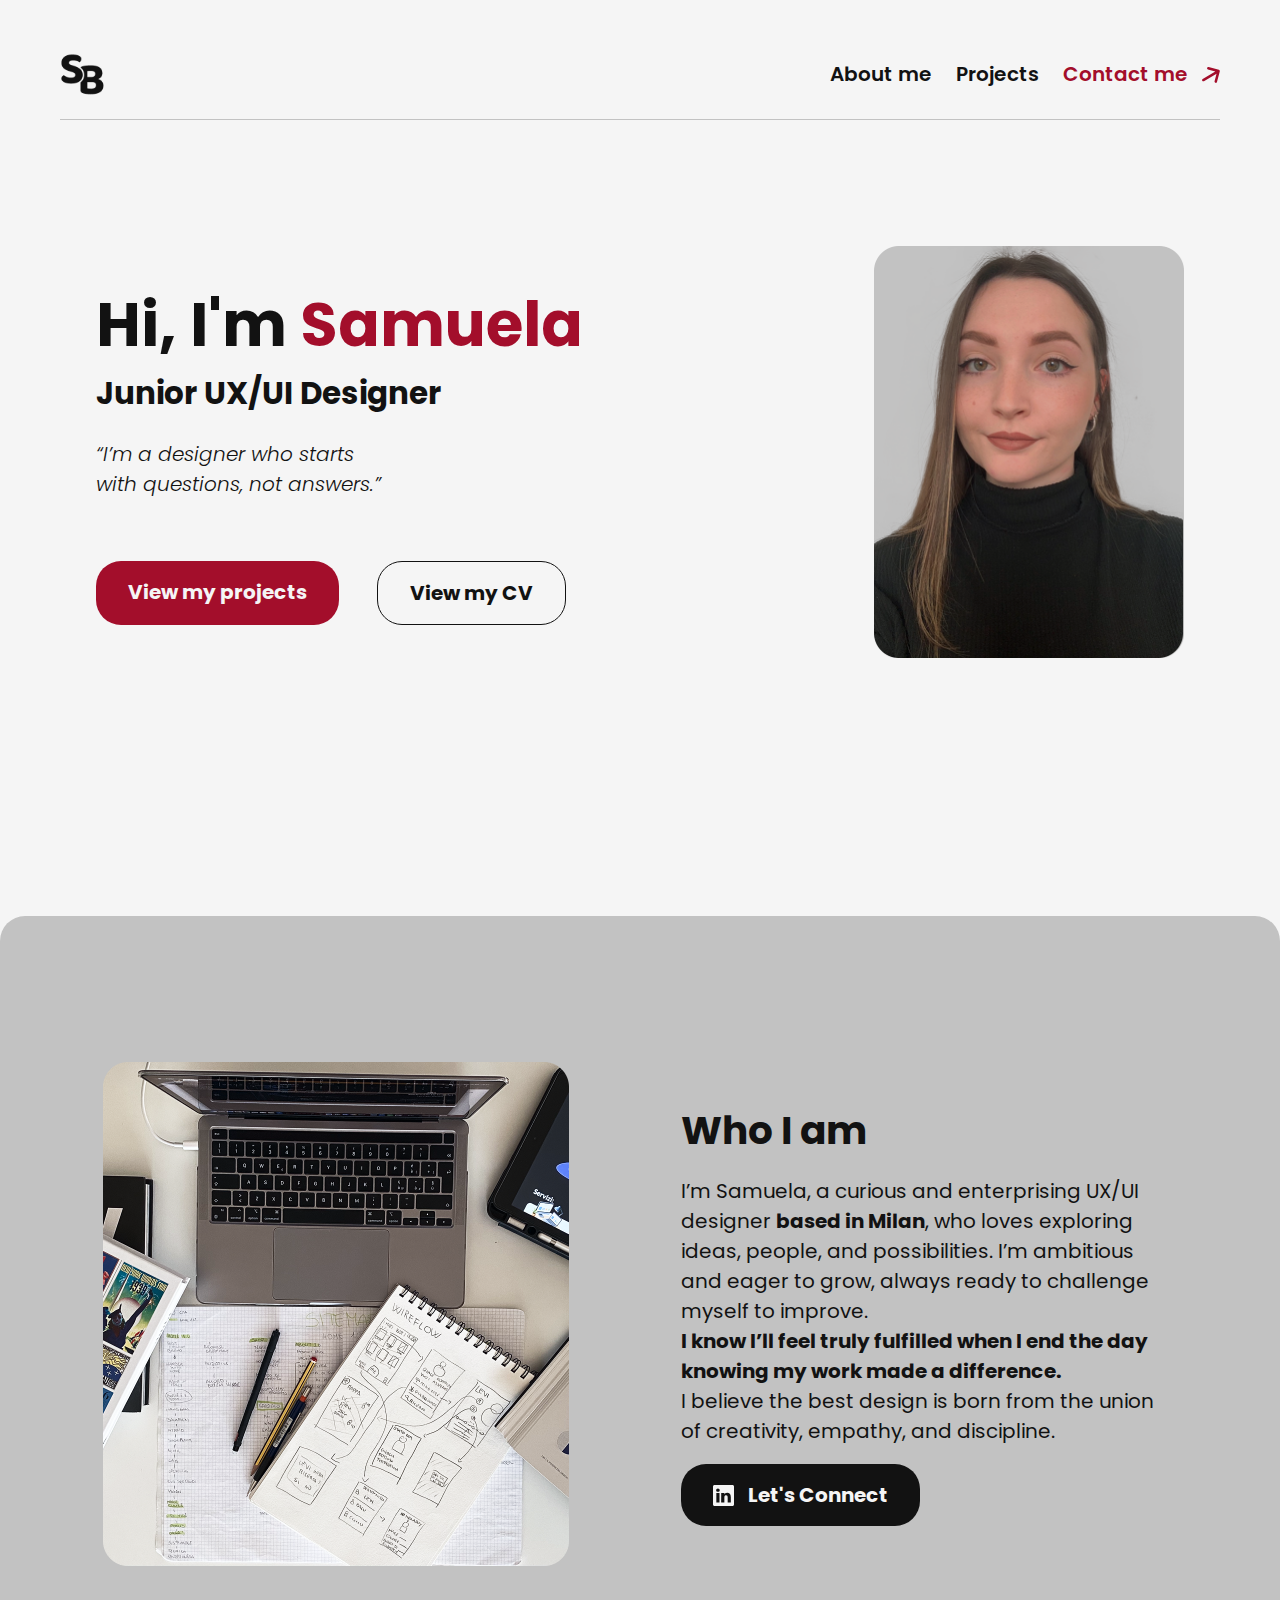
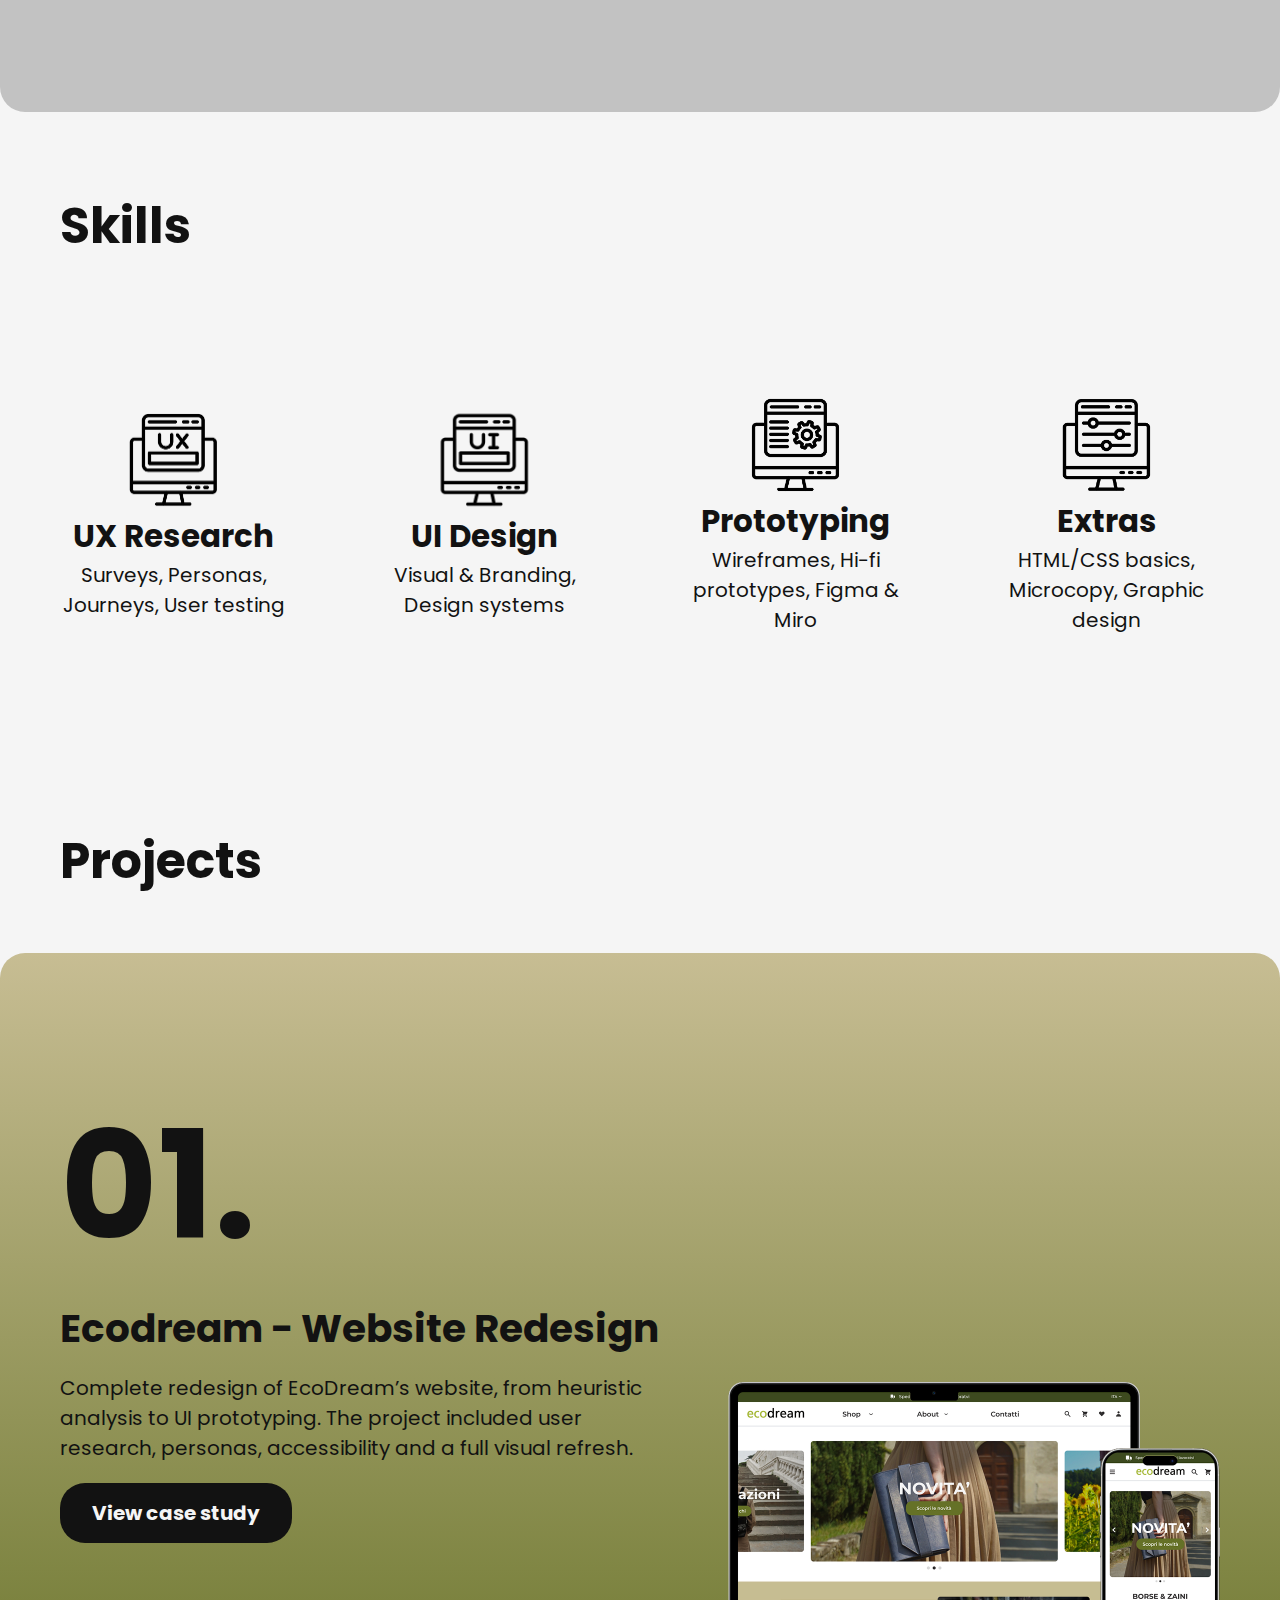
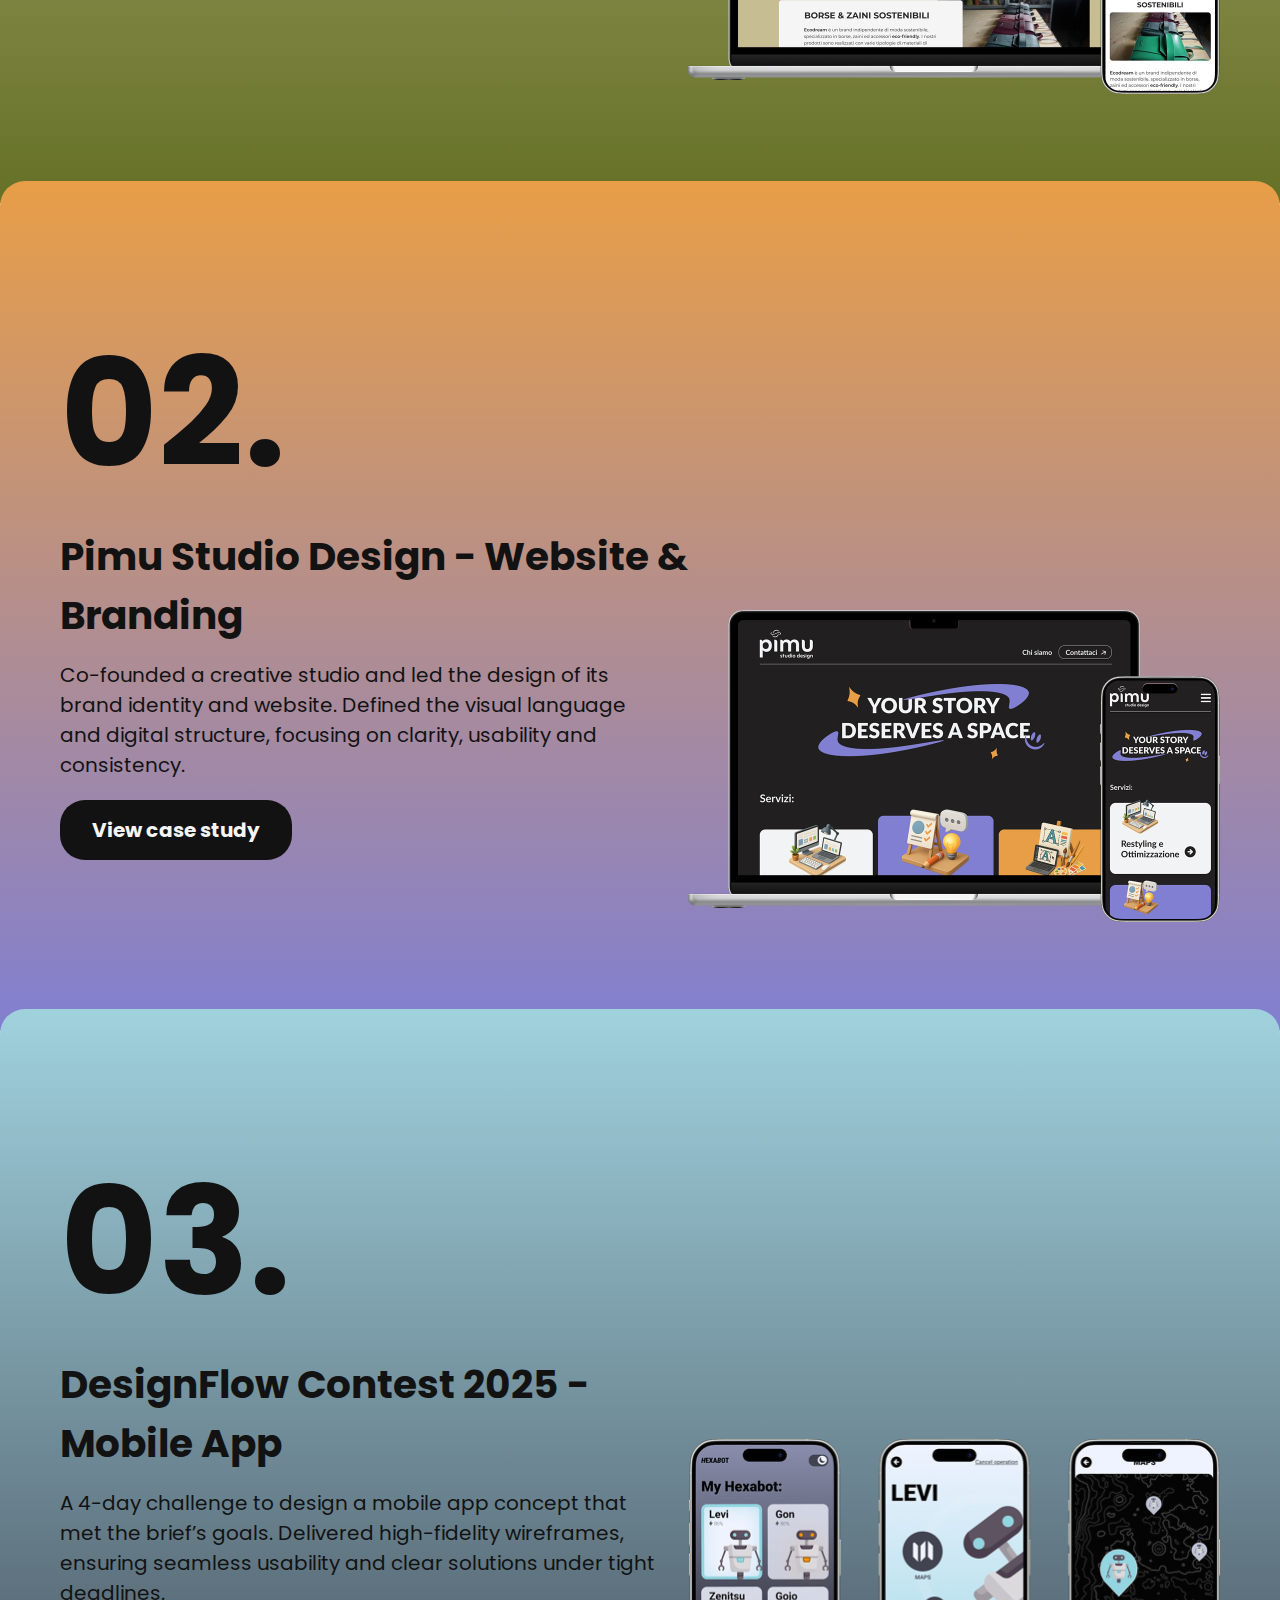
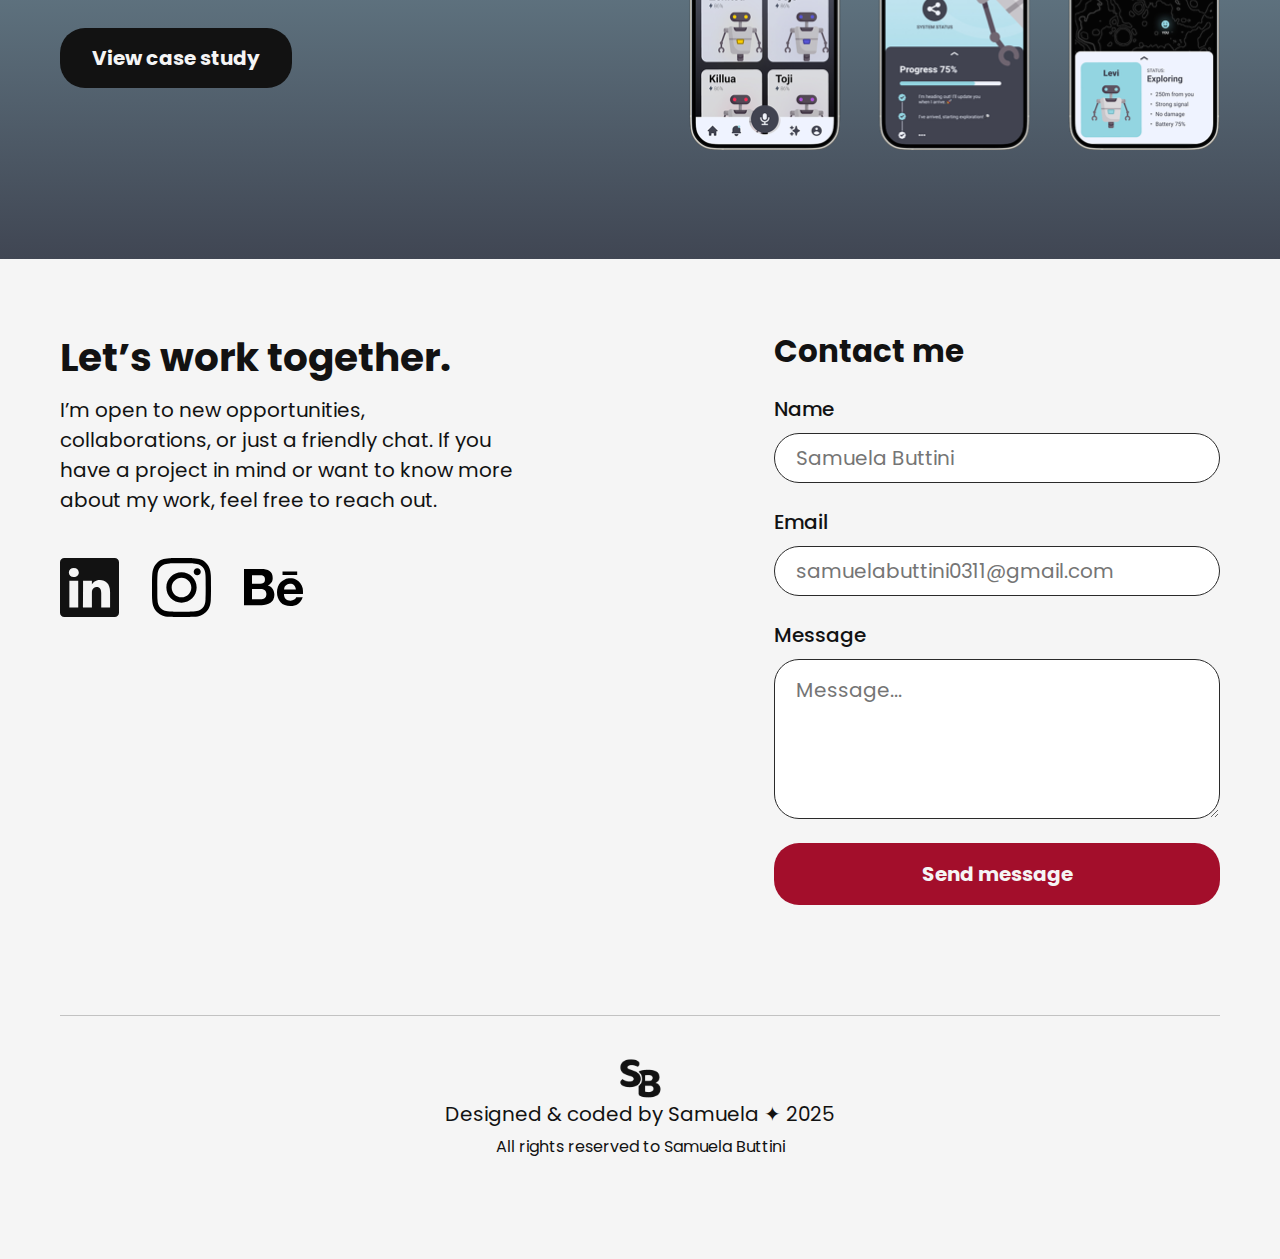
<file: index.html>
<!DOCTYPE html>
<html lang="en">
  <head>
    <!--Base-->
    <meta charset="UTF-8" />
    <meta name="viewport" content="width=device-width, initial-scale=1.0" />
    <meta http-equiv="X-UA-Compatible" content="ie=edge" />

    <!--Article-->
    <title>Samuela Buttini</title>
    <meta property="og:title" content="Samuela Portfolio" />
    <meta property="og:description" content="Junior UX/UI Designer" />

    <meta name="robots" content="noindex" />
    <meta name="robots" content="nofollow" />
    <link rel="icon" type="image/png" href="./assets/header/logo.svg" />

    <!-- Font -->
    <link
      href="https://fonts.googleapis.com/css2?family=Poppins:ital,wght@0,100;0,200;0,300;0,400;0,500;0,600;0,700;0,800;0,900;1,100;1,200;1,300;1,400;1,500;1,600;1,700;1,800;1,900&display=swap"
      rel="stylesheet"
    />

    <!-- CSS -->
    <link rel="stylesheet" href="./style.css" />
  </head>
  <body>
    <!-- INIZIO HEADER -->
    <div class="header-container">
      <header class="flex-nav">
        <img src="./assets/header/logo.svg" alt="Samuela Buttini logo" />

        <!-- Checkbox-->
        <input
          type="checkbox"
          id="nav-toggle"
          class="visually-hidden"
          aria-label="Open menu"
        />

        <!-- Label che controlla il checkbox (icona hamburger) -->
        <label class="burger" for="nav-toggle" aria-hidden="true">
          <span></span>
          <span></span>
          <span></span>
        </label>

        <!-- Menu -->
        <ul class="nav-links">
          <li><a href="#aboutme">About me</a></li>
          <li><a href="#projects">Projects</a></li>
          <li>
            <a href="#contact" class="nav-red"
              >Contact me
              <img alt="" aria-hidden="true" src="./assets/header/Vector.svg"
            /></a>
          </li>
        </ul>
      </header>
    </div>
    <!-- FINE HEADER -->

    <!-- INIZIO MAIN -->
    <main>
      <!-- Inizio sezione hero -->
      <section class="flex-section hero-section">
        <div>
          <h1>Hi, I'm <span>Samuela</span></h1>
          <h4>Junior UX/UI Designer</h4>
          <p>“I’m a designer who starts with questions, not answers.”</p>
          <div class="hero-section-btn">
            <a href="#projects" class="btn-red btn">View my projects</a>
            <a href="./cv.html" class="btn-white btn">View my CV</a>
          </div>
        </div>
        <img
          src="./assets/main/foto-profilo.png"
          alt="Portrait of Samuela Buttini"
          class="img-profilo"
        />
      </section>
      <!-- Fine sezione hero -->

      <!-- Inizio sezione chi sono -->
      <section class="flex-section chisono-section" id="aboutme">
        <img
          src="./assets/main/scrivania.png"
          alt="Illustration of Samuela's workspace"
          class="img-scrivania"
        />
        <img
          src="./assets/main/scrivania-mobile.png"
          alt="Illustration of Samuela's workspace"
          class="img-scrivania-mobile"
        />
        <div>
          <h3>Who I am</h3>
          <p>
            I’m Samuela, a curious and enterprising UX/UI designer
            <b>based in Milan</b>, who loves exploring ideas, people, and
            possibilities. I’m ambitious and eager to grow, always ready to
            challenge myself to improve. <br />
            <b
              >I know I’ll feel truly fulfilled when I end the day knowing my
              work made a difference.</b
            >
            <br />
            I believe the best design is born from the union of creativity,
            empathy, and discipline.
          </p>
          <a
            href="https://www.linkedin.com/in/samuela-buttini-24411a353/"
            class="btn-black btn"
          >
            <img
              src="./assets/main/linkedin.svg"
              alt="LinkedIn profile of Samuela Buttini"
            />Let's Connect</a
          >
        </div>
      </section>
      <!-- Fine sezione chi sono -->

      <!-- Inizio sezione skills -->
      <section class="skills-section">
        <h2>Skills</h2>

        <div class="flex-section">
          <!-- UX Research -->
          <div>
            <img
              src="./assets/skills/UX1.png"
              alt=""
              aria-hidden="true"
              class="img-skills"
            />
            <h4>UX Research</h4>
            <p>Surveys, Personas, Journeys, User testing</p>
          </div>
          <!-- UI Design -->
          <div>
            <img
              src="./assets/skills/UX2.png"
              alt=""
              aria-hidden="true"
              class="img-skills"
            />
            <h4>UI Design</h4>
            <p>Visual & Branding, Design systems</p>
          </div>

          <!-- Prototyping -->
          <div>
            <img
              src="./assets/skills/UX3.png"
              alt=""
              aria-hidden="true"
              class="img-skills"
            />
            <h4>Prototyping</h4>
            <p>Wireframes, Hi-fi prototypes, Figma & Miro</p>
          </div>
          <!-- Extras -->
          <div>
            <img
              src="./assets/skills/UX4.png"
              alt=""
              aria-hidden="true"
              class="img-skills"
            />
            <h4>Extras</h4>
            <p>HTML/CSS basics, Microcopy, Graphic design</p>
          </div>
        </div>
      </section>
      <!-- Fine sezione skills -->

      <!-- Inizio sezione projects -->
      <section class="projects-section" id="projects">
        <h2>Projects</h2>
        <!-- Project 1 -->
        <div class="flex-section project-one">
          <div>
            <h1 class="heading-number">01.</h1>
            <h3>Ecodream - Website Redesign</h3>
            <p>
              Complete redesign of EcoDream’s website, from heuristic analysis
              to UI prototyping. The project included user research, personas,
              accessibility and a full visual refresh.
            </p>
            <a
              href="./assets/pdf/Presentazione-Ecodream.pdf"
              class="btn-black btn"
              >View case study</a
            >
          </div>
          <div>
            <img
              src="./assets/projects/caso1.png"
              alt="Mockup of the redesigned EcoDream website"
            />
          </div>
        </div>

        <!-- Project 2 -->
        <div class="flex-section project-two">
          <div>
            <h1 class="heading-number">02.</h1>
            <h3>Pimu Studio Design - Website & Branding</h3>
            <p>
              Co-founded a creative studio and led the design of its brand
              identity and website. Defined the visual language and digital
              structure, focusing on clarity, usability and consistency.
            </p>
            <a href="./assets/pdf/Presentazione-Pimu.pdf" class="btn-black btn"
              >View case study</a
            >
          </div>
          <div>
            <img
              src="./assets/projects/caso2.png"
              alt="Mockup of the Pimu Studio Design website and branding"
            />
          </div>
        </div>

        <!-- Project 3 -->
        <div class="flex-section project-three">
          <div>
            <h1 class="heading-number">03.</h1>
            <h3>DesignFlow Contest 2025 - Mobile App</h3>
            <p>
              A 4-day challenge to design a mobile app concept that met the
              brief’s goals. Delivered high-fidelity wireframes, ensuring
              seamless usability and clear solutions under tight deadlines.
            </p>
            <a
              href="./assets/pdf/Presentazione-Hexabot.pdf"
              class="btn-black btn"
              >View case study</a
            >
          </div>
          <div>
            <img
              src="./assets/projects/caso3.png"
              alt="Mockup of the DesignFlow mobile app concept"
            />
          </div>
        </div>
      </section>
      <!-- Fine sezione projects -->

      <!-- Inizio sezione contatti -->
      <section class="flex-section contacts-section" id="contact">
        <div>
          <h3>Let’s work together.</h3>
          <p>
            I’m open to new opportunities, collaborations, or just a friendly
            chat. If you have a project in mind or want to know more about my
            work, feel free to reach out.
          </p>
          <div class="social-section">
            <a href="https://www.linkedin.com/in/samuela-buttini-24411a353/"
              ><img
                src="./assets/footer/linkedin.svg"
                alt="LinkedIn profile of Samuela Buttini"
            /></a>
            <a href="https://www.instagram.com/pimu.studiodesign/"
              ><img
                src="./assets/footer/instagram.svg"
                alt="Instagram profile of Pimu Studio Design"
            /></a>
            <a href="https://www.behance.net/samuelabuttini1"
              ><img
                src="./assets/footer/behance.svg"
                alt="Behance portfolio of Samuela Buttini"
            /></a>
          </div>
        </div>

        <div>
          <h4>Contact me</h4>
          <form
            id="contact-form"
            action="mailto:samuela@gmail.com"
            method="post"
            novalidate
          >
            <!-- Name -->
            <div class="form-field">
              <label for="name">Name</label>
              <input
                id="name"
                name="name"
                type="text"
                placeholder="Samuela Buttini"
                autocomplete="name"
                required
              />
            </div>

            <!-- Email -->
            <div class="form-field">
              <label for="email">Email</label>
              <input
                id="email"
                name="email"
                type="email"
                placeholder="samuelabuttini0311@gmail.com"
                autocomplete="email"
                inputmode="email"
                required
              />
            </div>

            <!-- Message -->
            <div class="form-field">
              <label for="message">Message</label>
              <textarea
                id="message"
                name="message"
                placeholder="Message..."
                rows="6"
                minlength="5"
                required
              ></textarea>
            </div>

            <!-- Submit -->
            <button type="submit" class="btn-red btn">Send message</button>
          </form>
        </div>
      </section>
      <!-- Fine sezione contatti -->
    </main>
    <!-- FINE MAIN -->

    <!-- INIZIO FOOTER -->
    <footer>
      <img src="./assets/header/logo.svg" alt="" aria-hidden="true" />
      <h5>Designed & coded by Samuela ✦ 2025</h5>
      <h6>All rights reserved to Samuela Buttini</h6>
    </footer>
    <!-- FINE FOOTER -->

    <!-- INIZIO SCRIPT -->
    <script src="./script.js"></script>
    <!-- FINE SCRIPT -->
  </body>
</html>
</file>
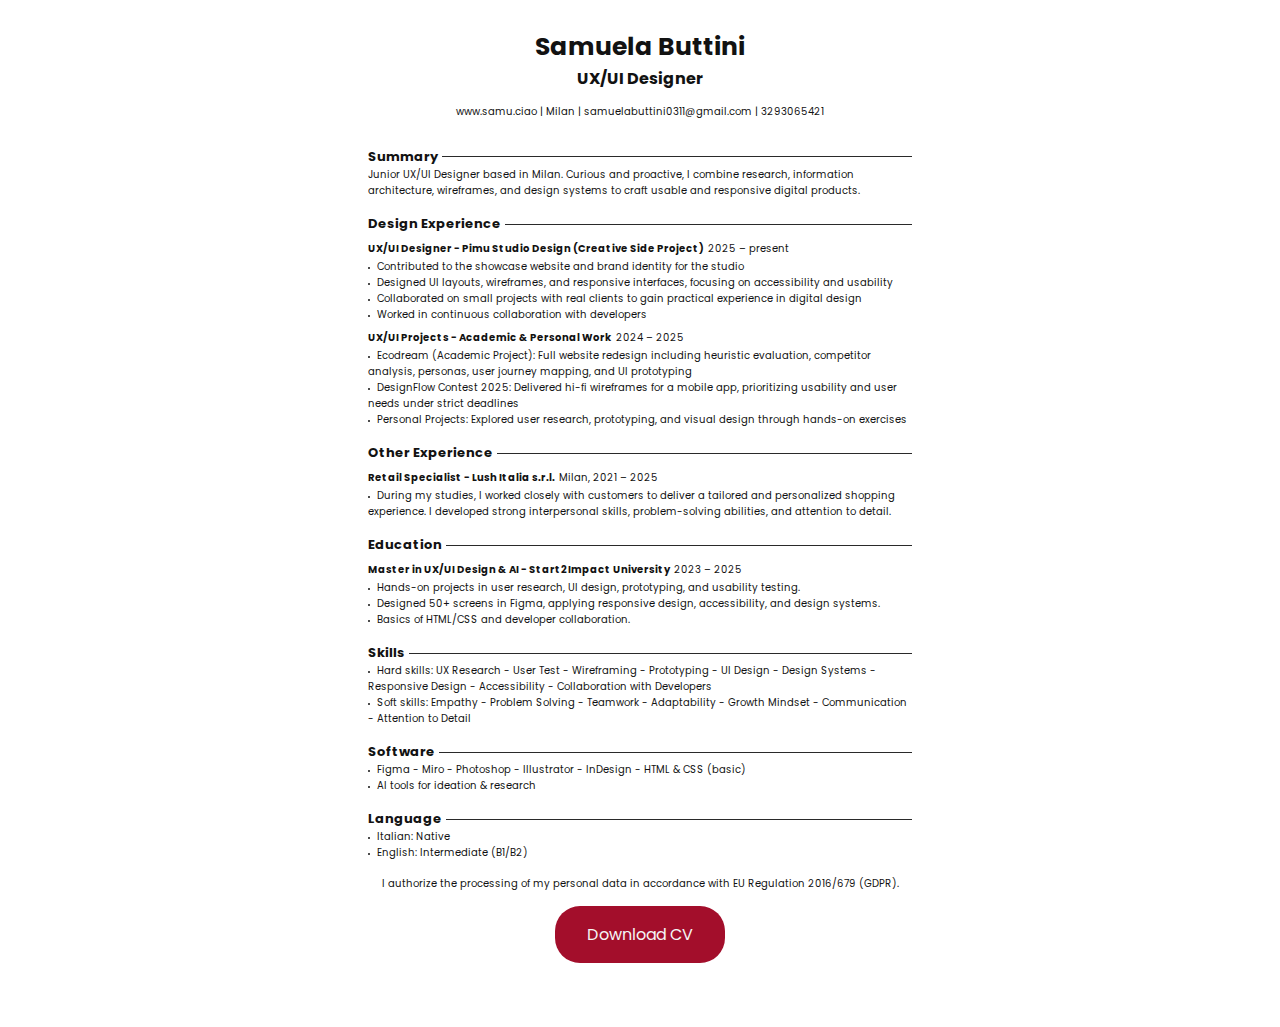
<file: cv.html>
<!DOCTYPE html>
<html lang="en">
  <head>
    <!--Base-->
    <meta charset="UTF-8" />
    <meta name="viewport" content="width=device-width, initial-scale=1.0" />
    <meta http-equiv="X-UA-Compatible" content="ie=edge" />

    <!--Article-->
    <title>Samuela Buttini - CV</title>
    <meta property="og:title" content="Samuela Portfolio" />
    <meta property="og:description" content="Portofolio" />
    <meta name="robots" content="noindex" />
    <meta name="robots" content="nofollow" />
    <link rel="icon" type="image/png" href="./assets/header/logo.svg" />

    <!-- Font -->
    <link
      href="https://fonts.googleapis.com/css2?family=Poppins:ital,wght@0,100;0,200;0,300;0,400;0,500;0,600;0,700;0,800;0,900;1,100;1,200;1,300;1,400;1,500;1,600;1,700;1,800;1,900&display=swap"
      rel="stylesheet"
    />

    <!-- CSS -->

    <style>
      /* INIZIO RESET CSS */

      *,
      *::before,
      *::after {
        box-sizing: border-box;
        margin: 0;
        padding: 0;
      }

      html,
      body {
        width: 100%;
      }

      h1,
      h2,
      h3,
      h4,
      h5,
      h6,
      p {
        margin: 0;
      }

      ul,
      ol {
        margin: 0;
        padding: 0;
      }

      img,
      picture,
      video {
        display: block;
        max-width: 100%;
        height: auto;
      }

      a {
        text-decoration: none;
        color: inherit;
      }

      /* FINE RESET CSS */

      body {
        color: #121212;
        font-family: Poppins;
        display: flex;
        flex-direction: column;
        align-items: center;
        justify-content: center;
      }

      /* INIZIO TYPOGRAPHY  */
      h1 {
        font-size: 1.5625rem;
        font-style: normal;
        font-weight: 700;
        line-height: normal;
        text-align: center;
      }

      h2 {
        font-size: 1rem;
        font-style: normal;
        font-weight: 700;
        line-height: normal;
        text-align: center;
      }

      h3 {
        font-size: 0.8125rem;
        font-style: normal;
        font-weight: 700;
        line-height: normal;
      }

      h4 {
        font-size: 0.625rem;
        font-style: normal;
        font-weight: 700;
        line-height: normal;
        display: inline-block;
      }

      p {
        font-size: 0.625rem;
        font-style: normal;
        font-weight: 400;
        line-height: normal;
      }

      li {
        font-size: 0.625rem;
        font-style: normal;
        font-weight: 400;
        line-height: normal;
      }

      .time {
        font-size: 0.625rem;
        font-style: normal;
        font-weight: 400;
        line-height: normal;
      }

      address {
        font-size: 0.625rem;
        font-style: normal;
        font-weight: 400;
        line-height: normal;
        text-align: center;
      }
      /* FINE TYPOGRAPHY  */

      /* INIZIO LAYOUT */

      .cv {
        padding: 1.75rem 1.62rem 0 1.62rem;
        width: 37.1875rem;
        height: 52.625rem;
      }

      address {
        margin: 0.81rem 0 1.69rem 0;
      }

      section {
        margin-bottom: 0.94rem;
      }

      ul {
        list-style-position: inside;
      }

      section ul li::marker {
        font-size: 0.6em;
      }

      .btn {
        padding: 1rem 2rem;
        color: #f5f5f5;
        border-radius: 1.5625rem;
        background: #a30e2b;
        display: inline-block;
      }

      .btn:hover {
        background: #2a2a2a;
      }

      footer {
        text-align: center;
        margin: 1rem;
        padding: 3rem;
      }

      h3 {
        display: flex;
        align-items: center;
      }

      h3::after {
        content: "";
        flex: 1;
        height: 1px;
        background: #2a2a2a;
        margin-left: 0.25rem;
      }

      /* FINE LAYOUT */

      /* ------INIZIO MEDIA RESPONSIVE MOBILE------ */

      @media (max-width: 1024px) {
        .cv {
          width: 100%;
          height: 100%;
        }
      }
    </style>
  </head>
  <body>
    <!-- Inizio Header -->
    <div class="cv">
      <header>
        <h1>Samuela Buttini</h1>
        <h2>UX/UI Designer</h2>
        <address>
          <a href="https://www.samu.ciao">www.samu.ciao</a> | Milan |
          <a href="mailto:samuelabuttini0311@gmail.com"
            >samuelabuttini0311@gmail.com</a
          >
          |
          <a href="tel:+393293065421">3293065421</a>
        </address>
      </header>

      <!-- Fine Header -->

      <!-- Inizio Main -->
      <main>
        <section>
          <h3>Summary</h3>
          <p>
            Junior UX/UI Designer based in Milan. Curious and proactive, I
            combine research, information architecture, wireframes, and design
            systems to craft usable and responsive digital products.
          </p>
        </section>

        <section>
          <h3>Design Experience</h3>
          <article>
            <h4>UX/UI Designer - Pimu Studio Design (Creative Side Project)</h4>
            <span class="time">2025 – present</span>
            <ul>
              <li>
                Contributed to the showcase website and brand identity for the
                studio
              </li>
              <li>
                Designed UI layouts, wireframes, and responsive interfaces,
                focusing on accessibility and usability
              </li>
              <li>
                Collaborated on small projects with real clients to gain
                practical experience in digital design
              </li>
              <li>Worked in continuous collaboration with developers</li>
            </ul>
          </article>
          <article>
            <h4>UX/UI Projects - Academic & Personal Work</h4>
            <span class="time">2024 – 2025</span>
            <ul>
              <li>
                Ecodream (Academic Project): Full website redesign including
                heuristic evaluation, competitor analysis, personas, user
                journey mapping, and UI prototyping
              </li>
              <li>
                DesignFlow Contest 2025: Delivered hi-fi wireframes for a mobile
                app, prioritizing usability and user needs under strict
                deadlines
              </li>
              <li>
                Personal Projects: Explored user research, prototyping, and
                visual design through hands-on exercises
              </li>
            </ul>
          </article>
        </section>

        <section>
          <h3>Other Experience</h3>
          <h4>Retail Specialist - Lush Italia s.r.l.</h4>
          <span class="time">Milan, 2021 – 2025</span>
          <ul>
            <li>
              During my studies, I worked closely with customers to deliver a
              tailored and personalized shopping experience. I developed strong
              interpersonal skills, problem-solving abilities, and attention to
              detail.
            </li>
          </ul>
        </section>

        <section>
          <h3>Education</h3>
          <h4>Master in UX/UI Design & AI - Start2Impact University</h4>
          <span class="time">2023 – 2025</span>
          <ul>
            <li>
              Hands-on projects in user research, UI design, prototyping, and
              usability testing.
            </li>
            <li>
              Designed 50+ screens in Figma, applying responsive design,
              accessibility, and design systems.
            </li>
            <li>Basics of HTML/CSS and developer collaboration.</li>
          </ul>
        </section>

        <section>
          <h3>Skills</h3>
          <ul>
            <li>
              Hard skills: UX Research - User Test - Wireframing - Prototyping -
              UI Design - Design Systems - Responsive Design - Accessibility -
              Collaboration with Developers
            </li>
            <li>
              Soft skills: Empathy - Problem Solving - Teamwork - Adaptability -
              Growth Mindset - Communication - Attention to Detail
            </li>
          </ul>
        </section>

        <section>
          <h3>Software</h3>
          <ul>
            <li>
              Figma - Miro - Photoshop - Illustrator - InDesign - HTML & CSS
              (basic)
            </li>
            <li>AI tools for ideation & research</li>
          </ul>
        </section>

        <section>
          <h3>Language</h3>
          <ul>
            <li>Italian: Native</li>
            <li>English: Intermediate (B1/B2)</li>
          </ul>
        </section>

        <p style="text-align: center">
          I authorize the processing of my personal data in accordance with EU
          Regulation 2016/679 (GDPR).
        </p>
      </main>
      <!-- Fine Main -->
    </div>

    <!-- Inizio Footer -->
    <footer>
      <a
        href="./cv-eng.pdf"
        download="cv-.pdf"
        role="button"
        aria-label="Scarica il mio curriculum in PDF"
        class="btn"
      >
        Download CV
      </a>
    </footer>
    <!-- Fine Footer -->
  </body>
</html>
</file>
<file: style.css>
/* INIZIO RESET CSS */

*,
*::before,
*::after {
  box-sizing: border-box;
  margin: 0;
  padding: 0;
}

html,
body {
  min-height: 100%;
}

h1,
h2,
h3,
h4,
h5,
h6,
p {
  margin: 0;
}

ul,
ol {
  margin: 0;
  padding: 0;
  list-style: none;
}

img,
picture,
video {
  display: block;
  max-width: 100%;
  height: auto;
}

/* FINE RESET CSS */

/* INIZIO ROOT */

:root {
  --bg-color: #f5f5f5;
  --text-color: #121212;
  --color-section-primary: #a30e2b;
  --color-section-secondary: #2a2a2a;
  --color-background: #c2c2c2;
  --content-width: 1000px;
  --nav-height: 70px;
}

body {
  background-color: var(--bg-color);
  color: var(--text-color);
  font-family: "Poppins", sans-serif;
}

/* FINE ROOT */

/* INIZIO TYPOGRAPHY  */

h1 {
  font-size: 3.8125rem;
  font-style: normal;
  font-weight: 700;
  line-height: normal;
}

h2 {
  font-size: 3.0625rem;
  font-style: normal;
  font-weight: 700;
  line-height: normal;
}

h3 {
  font-size: 2.4375rem;
  font-style: normal;
  font-weight: 700;
  line-height: normal;
}

h4 {
  font-size: 1.9375rem;
  font-style: normal;
  font-weight: 700;
  line-height: normal;
}

h5 {
  font-size: 1.25rem;
  font-style: normal;
  font-weight: 400;
  line-height: normal;
}

h6 {
  font-size: 1rem;
  font-style: normal;
  font-weight: 400;
  line-height: normal;
}

p {
  font-size: 1.25rem;
  font-style: normal;
  font-weight: 400;
  line-height: normal;
}

a {
  font-size: 1.25rem;
  font-style: normal;
  font-weight: 600;
  line-height: normal;
}

b {
  color: #121212;
  font-style: normal;
  font-weight: 700;
  line-height: normal;
}

label {
  font-size: 1.25rem;
  font-style: normal;
  font-weight: 500;
  line-height: normal;
}

input,
textarea::placeholder {
  font-size: 1.25rem;
  font-style: normal;
  font-weight: 400;
  line-height: normal;
}

/* FINE  TYPOGRAPHY  */

/* INIZIO PULSANTI */

.btn {
  border-radius: 1.5625rem;
  padding: 1rem 2rem;
  font-size: 1.25rem;
  font-style: normal;
  font-weight: 700;
  line-height: normal;
  text-align: center;
}

.btn-black {
  background: var(--text-color);
  color: var(--bg-color);
}

.btn-black:hover {
  background: var(--color-section-primary);
}

.btn-red {
  background: var(--color-section-primary);
  color: var(--bg-color);
}

.btn-red:hover {
  background-color: var(--color-section-secondary);
}

.btn-white {
  border: 1px solid #121212;
}

.btn-white:hover {
  background-color: var(--color-section-secondary);
  color: var(--bg-color);
}

a {
  color: inherit;
  text-decoration: none;
}

input,
textarea,
select,
button {
  font-family: inherit;
}

/* FINE PULSANTI */

/* INIZIO HEADER */
header {
  margin: 0 3.75rem 0 3.75rem;
  padding: 3.31rem 0 1.44rem 0;
}

header.flex-nav {
  display: flex;
  justify-content: space-between;
  align-items: center;
  flex-wrap: wrap;
  border-bottom: 1px solid #c2c2c2;
}

ul {
  gap: 3.06rem;
}

.nav-red {
  display: inline-flex;
  align-items: center;
  gap: 0.87rem;
  color: var(--color-section-primary);
}

/* menu desktop */
.nav-links {
  display: flex;
  gap: 1.5rem;
  list-style: none;
  margin: 0;
  padding: 0;
}

/* hamburger (icona) */
.burger {
  position: relative;
  width: 40px;
  height: 30px;
  background: transparent;
  cursor: pointer;
  display: none;
}
.burger span {
  display: block;
  position: absolute;
  height: 4px;
  width: 100%;
  background: #000;
  border-radius: 9px;
  left: 0;
  transform: rotate(0deg);
  transition: 0.25s ease-in-out;
}
.burger span:nth-of-type(1) {
  top: 0;
  transform-origin: left center;
}
.burger span:nth-of-type(2) {
  top: 50%;
  transform: translateY(-50%);
  transform-origin: left center;
}
.burger span:nth-of-type(3) {
  top: 100%;
  transform: translateY(-100%);
  transform-origin: left center;
}

header.flex-nav:has(#nav-toggle:checked) {
  border-bottom-color: transparent;
}

/* --- MOBILE --- */
@media (max-width: 768px) {
  .burger {
    display: block;
  }
  /* menu nascosto */
  .nav-links {
    flex-basis: 100%;
    flex-direction: column;
    text-align: center;
    border-radius: 0 0 1.5625rem 1.5625rem;
    background: rgba(194, 194, 194, 0.3);
    overflow: hidden;
    max-height: 0; /* chiuso */
    opacity: 0;
    transform: translateY(-10px);
    transition: max-height 0.4s ease, opacity 0.3s ease, transform 0.3s ease;
    padding: 0;
    margin-top: 1.44rem;
    pointer-events: none;
  }

  /* quando il checkbox è attivo → menu aperto */
  #nav-toggle:checked ~ .nav-links {
    max-height: 500px; /* valore abbastanza grande per contenere tutti i link */
    opacity: 1;
    transform: translateY(0);
    padding: 1rem 0;
    pointer-events: auto;
  }

  /* animazione icona */
  #nav-toggle:checked + label.burger span:nth-of-type(1) {
    transform: rotate(45deg);
    top: 0;
    left: 5px;
  }
  #nav-toggle:checked + label.burger span:nth-of-type(2) {
    width: 0;
    opacity: 0;
  }
  #nav-toggle:checked + label.burger span:nth-of-type(3) {
    transform: rotate(-45deg);
    top: 28px;
    left: 5px;
  }
}

.visually-hidden {
  position: absolute !important;
  width: 1px;
  height: 1px;
  padding: 0;
  margin: -1px;
  overflow: hidden;
  clip: rect(0, 0, 0, 0);
  white-space: nowrap;
  border: 0;
}

/* FINE HEADER */

/* INIZIO MAIN */

.flex-section {
  display: flex;
  justify-content: center;
  align-items: center;
}

/* Inizio sezione hero */

.hero-section {
  gap: 18.19rem;
  margin: 7.88rem 3.75rem 16.13rem 3.75rem;
}

.hero-section span {
  color: var(--color-section-primary);
}

.hero-section p {
  max-width: 18.1875rem;
  font-size: 1.25rem;
  font-style: italic;
  font-weight: 300;
  margin: 1.38rem 0 3.88rem 0;
}

.hero-section-btn {
  display: flex;
  gap: 2.38rem;
}

.img-profilo {
  max-width: 19.375rem;
  max-height: 25.8125rem;
}

/* Fine sezione hero */

/* Inizio sezione chi sono */

.img-scrivania-mobile {
  display: none;
}

.chisono-section {
  gap: 7rem;
  padding: 9.13rem 3.75rem;
  border-radius: 1.5625rem;
  background: #c2c2c2;
}

.img-scrivania {
  max-width: 29.125rem;
  max-height: 31.5rem;
}

.chisono-section p {
  max-width: 31rem;
  margin: 1rem 0 1.13rem 0;
}

.chisono-section .btn {
  display: inline-flex;
  align-items: center;
  gap: 0.87rem;
}
/* Fine sezione chi sono */

/* Inizio sezione skills */

.skills-section {
  margin: 4.88rem 3.75rem 11.87rem 3.75rem;
}

.img-skills {
  max-width: 6.63381rem;
  max-height: 6.63381rem;
}

.skills-section p {
  max-width: 16.6875rem;
}

.skills-section .flex-section {
  gap: 5.25rem;
  padding-top: 8.06rem;
}

.skills-section .flex-section div {
  display: flex;
  flex-direction: column;
  align-items: center;
  text-align: center;
}

/* Fine sezione skills */

/* Inizio sezione projects */
.projects-section h2 {
  margin: 0 3.75rem 3.44rem 3.75rem;
}

.heading-number {
  font-size: 9.375rem;
  font-style: normal;
  font-weight: 700;
  line-height: normal;
}

.projects-section h3 {
  max-width: 49.6875rem;
}

.projects-section p {
  max-width: 37.5rem;
  margin: 0.94rem 0 2.19rem 0;
}

.projects-section img {
  max-width: 33.25rem;
  max-height: 19.5rem;
}

.project-one {
  border-radius: 1.5625rem 1.5625rem 0 0;
  background: linear-gradient(180deg, #c7bd93 0%, #657126 100%);
}

.project-two {
  border-radius: 1.5625rem 1.5625rem 0 0;
  background: linear-gradient(180deg, #e89e47 0%, #817fd1 100%);
  margin-top: -1.38rem;
}

.project-three {
  border-radius: 1.5625rem 1.5625rem 0 0;
  background: linear-gradient(180deg, #a0d2de 0%, #404653 100%);
  margin-top: -1.38rem;
}

.project-one,
.project-two,
.project-three {
  justify-content: space-between;
  align-items: flex-start;
  padding: 7.5rem 3.75rem 6.81rem 3.75rem;
  height: 53.125rem;
}

.project-one div:last-of-type,
.project-two div:last-of-type,
.project-three div:last-of-type {
  align-self: flex-end;
}

/* Fine sezione projects */

/* Inizio sezione contatti */

.contacts-section {
  margin: 4.31rem 3.75rem 6.88rem 3.75rem;
  justify-content: space-between;
  align-items: flex-start;
}

.contacts-section p {
  max-width: 28.4375rem;
  margin: 0.5rem 0 2.69rem 0;
}

.social-section {
  display: flex;
  gap: 2.06rem;
}

/* Fine sezione contatti */

/* Inizio sezione form */
.contacts-section h4 {
  margin-bottom: 1.19rem;
}

.form-field {
  display: flex;
  flex-direction: column;
}

input,
textarea {
  border-radius: 1.5625rem;
  border: 1px solid #2a2a2a;
  width: 27.875rem;
  margin-bottom: 1.5rem;
  height: 3.125rem;
  padding-left: 1.31rem;
}

input:focus,
textarea:focus {
  outline: none;
  border: 2px solid var(--color-section-primary);
}

textarea {
  height: 10rem;
  padding-top: 0.94rem;
}

button {
  width: 27.875rem;
  border: none;
}

label {
  margin-bottom: 0.56rem;
}
/* Fine sezione form */

/* FINE MAIN */

/* INIZIO FOOTER */

footer {
  text-align: center;
  margin: 0 3.75rem 3.13rem 3.75rem;
  padding: 2.62rem 0 3.13rem 0;
  border-top: 1px solid #c2c2c2;
}

footer h5 {
  margin-bottom: 0.31rem;
}

footer img {
  width: 2.6875rem;
  height: 2.5625rem;
  display: block;
  margin: 0 auto;
}
/* FINE FOOTER */

/* ------INIZIO MEDIA RESPONSIVE MOBILE------ */

@media (max-width: 1024px) {
  /* INIZIO TYPOGRAPHY  */

  h1 {
    font-size: 2.4375rem;
  }

  h2 {
    font-size: 1.9375rem;
  }

  h3 {
    font-size: 1.9375rem;
  }

  h4 {
    font-size: 1.5625rem;
  }

  h5 {
    font-size: 1rem;
  }

  h6 {
    font-size: 0.8125rem;
  }

  p {
    font-size: 1rem;
  }

  a {
    font-size: 1rem;
  }

  label {
    font-size: 1rem;
  }

  input,
  textarea::placeholder {
    font-size: 1rem;
  }

  /* FINE  TYPOGRAPHY  */

  /* INIZIO PULSANTI */

  .btn {
    font-size: 1rem;
  }

  /* FINE PULSANTI */

  /* INIZIO HEADER */
  header {
    margin: 0 1rem 0 1rem;
    padding: 2.88rem 0 1.44rem 0;
  }

  .header-container {
    position: sticky;
    top: 0;
    z-index: 1000;
    background: var(--bg-color);
  }

  .flex-nav {
    display: flex;
    justify-content: space-between;
  }

  ul {
    gap: 3.06rem;
  }

  .nav-red {
    display: inline-flex;
    align-items: center;
    gap: 0.87rem;
    color: var(--color-section-primary);
  }

  /* FINE HEADER */

  /* INIZIO MAIN */

  .flex-section {
    display: flex;
    flex-direction: column;
    justify-content: center;
    align-items: center;
  }

  /* Inizio sezione hero */

  .hero-section {
    gap: 2.34rem;
    margin: 4.37rem 0 5.13rem 0;
  }

  .hero-section p {
    max-width: 19.25rem;
    margin: 0.69rem 0 2.62rem 0;
    text-align: center;
  }

  .hero-section h1,
  .hero-section h4 {
    text-align: center;
  }

  .hero-section-btn {
    flex-direction: column;
    gap: 1.25rem;
  }

  .img-profilo {
    order: -1;
    max-width: 12.65163rem;
    max-height: 16.851rem;
  }

  /* Fine sezione hero */

  /* Inizio sezione chi sono */

  .chisono-section {
    gap: 2.31rem;
    padding: 5.06rem 1rem;
  }

  .img-scrivania {
    display: none;
  }

  .img-scrivania-mobile {
    display: block;
    width: 22.375rem;
    height: 15.9375rem;
  }

  .chisono-section p {
    margin: 0.5rem 0 2.06rem 0;
  }

  /* Fine sezione chi sono */

  /* Inizio sezione skills */

  .skills-section {
    margin: 4.25rem 1rem 7.06rem 1rem;
  }

  .img-skills {
    width: 4.375rem;
    height: 4.375rem;
  }

  .skills-section p {
    width: 9.375rem;
    height: 4.5rem;
  }

  .skills-section .flex-section {
    gap: 2.63rem;
    padding-top: 4.25rem;
    flex-direction: row;
    flex-wrap: wrap;
  }

  /* Fine sezione skills */

  /* Inizio sezione projects */
  .projects-section h2 {
    margin: 0 1rem 2.19rem 1rem;
  }

  .projects-section .flex-section {
    align-items: center;
  }

  .heading-number {
    font-size: 6.25rem;
  }

  .projects-section h3 {
    max-width: 22.375rem;
  }

  .projects-section p {
    max-width: 22.375rem;
    margin: 0 0 3.12rem 0;
  }

  .projects-section img {
    max-width: 22.375rem;
    max-height: 11.5625rem;
  }

  .project-one,
  .project-two,
  .project-three {
    justify-content: space-between;
    align-items: flex-start;
    padding: 5rem 1rem 7.5rem 1rem;
    height: 56.25rem;
  }

  .project-one div:last-of-type,
  .project-two div:last-of-type,
  .project-three div:last-of-type {
    align-self: center;
  }

  .projects-section a.btn-black.btn {
    width: 22.375rem;
    display: inline-flex;
    justify-content: center;
  }

  /* Fine sezione projects */

  /* Inizio sezione contatti */

  .contacts-section {
    margin: 2.19rem 1rem 5.75rem 1rem;
    justify-content: center;
    align-items: center;
    gap: 5rem;
  }

  .contacts-section p {
    max-width: 22.375rem;
    margin: 0.5rem 0 1.25rem 0;
  }

  .social-section {
    display: flex;
    gap: 2.37rem;
  }

  .social-section img {
    width: 2.5rem;
    height: 2.5rem;
  }

  /* Fine sezione contatti */

  /* Inizio sezione form */
  .contacts-section h4 {
    margin-bottom: 1.37rem;
  }

  input,
  textarea {
    width: 22.375rem;
    margin-bottom: 1.5rem;
    height: 3.125rem;
    padding-left: 1.31rem;
  }

  textarea {
    height: 10rem;
    padding-top: 0.94rem;
  }

  button {
    width: 22.375rem;
  }

  label {
    margin-bottom: 0.38rem;
  }
  /* Fine sezione form */

  /* FINE MAIN */

  /* INIZIO FOOTER */

  footer {
    margin: 0 1rem 3.13rem 1rem;
    padding: 2.62rem 0 3.13rem 0;
  }

  footer img {
    width: 2.375rem;
    height: 2.25rem;
  }
  /* FINE FOOTER */
}

/* ------FINE MEDIA RESPONSIVE MOBILE------ */
</file>
